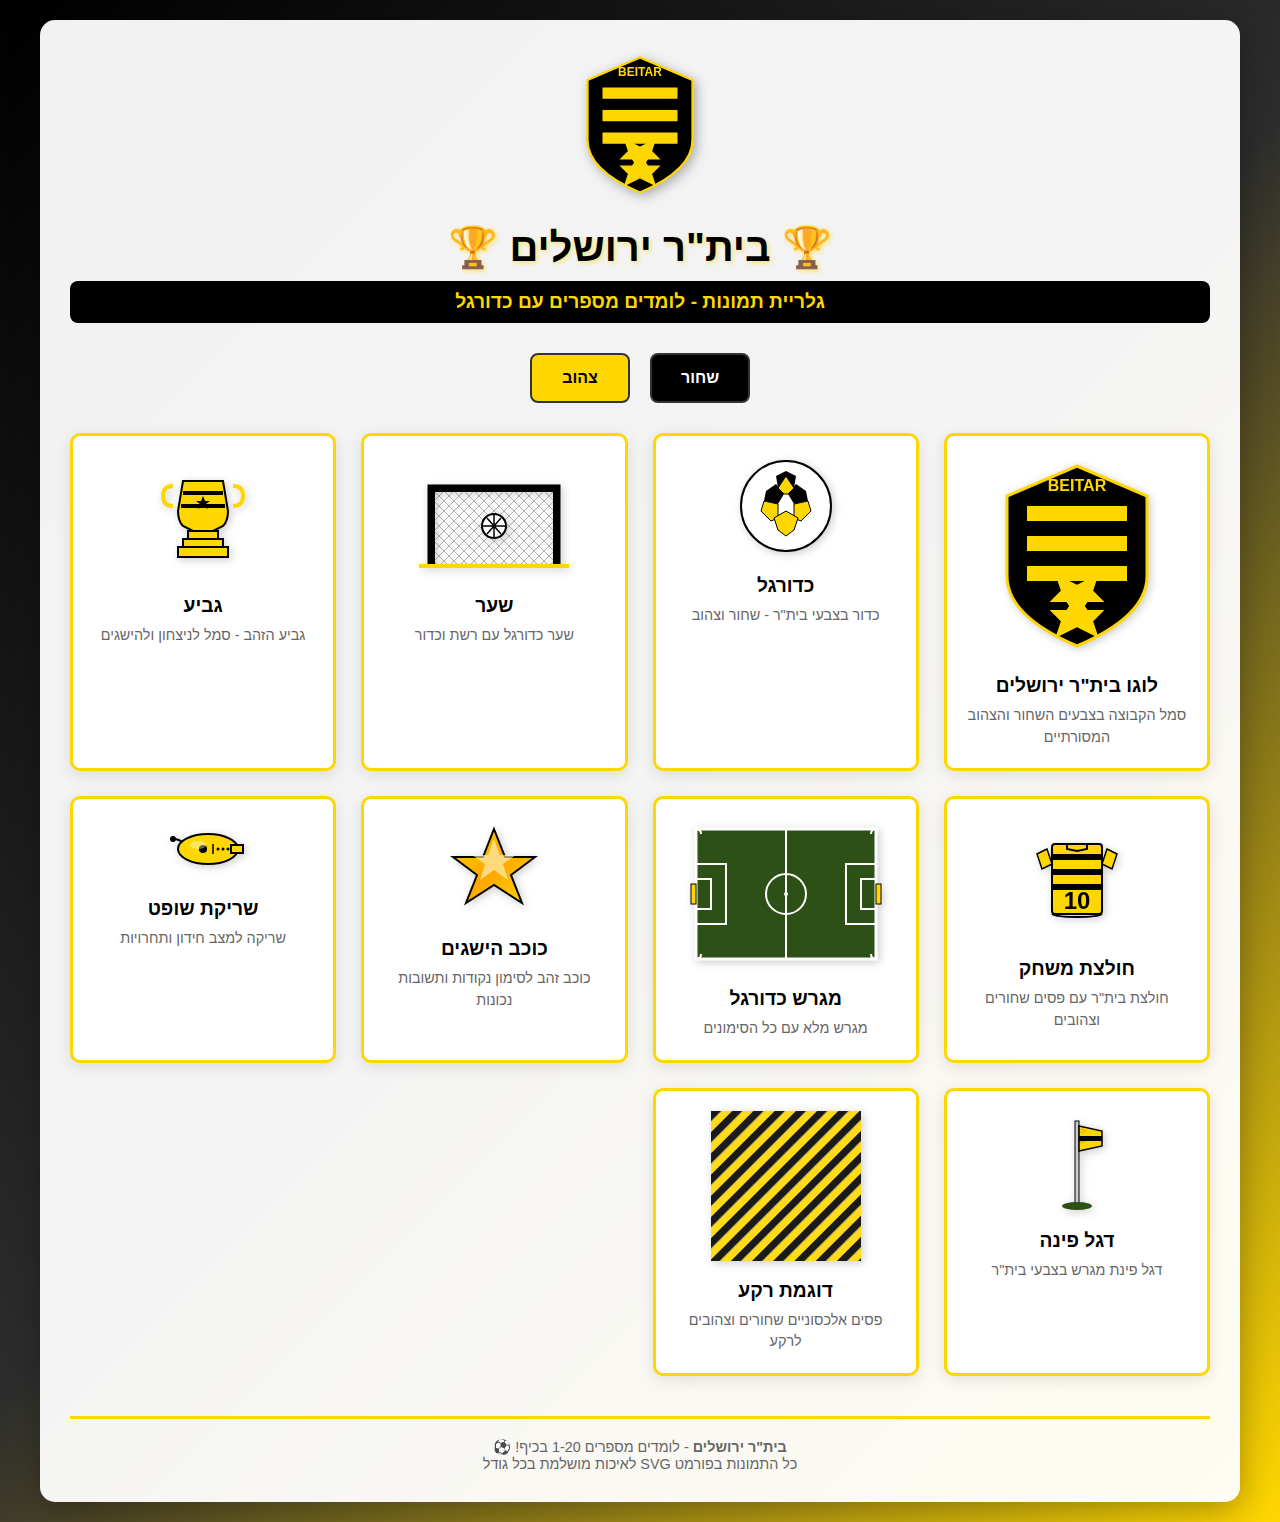
<file: images-demo.html>
<!DOCTYPE html>
<html lang="he" dir="rtl">
<head>
    <meta charset="UTF-8">
    <meta name="viewport" content="width=device-width, initial-scale=1.0">
    <title>בית"ר ירושלים - גלריית תמונות</title>
    <style>
        * {
            margin: 0;
            padding: 0;
            box-sizing: border-box;
        }
        
        body {
            font-family: 'Segoe UI', Tahoma, Geneva, Verdana, sans-serif;
            background: linear-gradient(135deg, #000000 0%, #2d2d2d 50%, #FFD700 100%);
            color: #333;
            padding: 20px;
            min-height: 100vh;
        }
        
        .container {
            max-width: 1200px;
            margin: 0 auto;
            background: rgba(255, 255, 255, 0.95);
            padding: 30px;
            border-radius: 15px;
            box-shadow: 0 8px 32px rgba(0, 0, 0, 0.3);
        }
        
        h1 {
            text-align: center;
            color: #000000;
            margin-bottom: 10px;
            font-size: 2.5em;
            text-shadow: 2px 2px 4px rgba(255, 215, 0, 0.5);
        }
        
        .subtitle {
            text-align: center;
            color: #FFD700;
            background: #000000;
            padding: 10px;
            border-radius: 8px;
            margin-bottom: 30px;
            font-size: 1.2em;
            font-weight: bold;
        }
        
        .gallery {
            display: grid;
            grid-template-columns: repeat(auto-fit, minmax(250px, 1fr));
            gap: 25px;
            margin-top: 30px;
        }
        
        .image-card {
            background: white;
            padding: 20px;
            border-radius: 10px;
            box-shadow: 0 4px 15px rgba(0, 0, 0, 0.1);
            text-align: center;
            transition: transform 0.3s ease, box-shadow 0.3s ease;
            border: 3px solid #FFD700;
        }
        
        .image-card:hover {
            transform: translateY(-5px);
            box-shadow: 0 8px 25px rgba(255, 215, 0, 0.4);
            border-color: #000000;
        }
        
        .image-card img {
            max-width: 100%;
            height: auto;
            margin-bottom: 15px;
            filter: drop-shadow(2px 2px 4px rgba(0, 0, 0, 0.2));
        }
        
        .image-card h3 {
            color: #000000;
            margin-bottom: 8px;
            font-size: 1.2em;
        }
        
        .image-card p {
            color: #666;
            font-size: 0.9em;
            line-height: 1.5;
        }
        
        .header-logo {
            text-align: center;
            margin-bottom: 20px;
        }
        
        .header-logo img {
            max-width: 150px;
            height: auto;
            filter: drop-shadow(3px 3px 6px rgba(0, 0, 0, 0.3));
        }
        
        footer {
            text-align: center;
            margin-top: 40px;
            padding-top: 20px;
            border-top: 3px solid #FFD700;
            color: #666;
            font-size: 0.9em;
        }
        
        .colors-demo {
            display: flex;
            justify-content: center;
            gap: 20px;
            margin: 20px 0;
        }
        
        .color-box {
            width: 100px;
            height: 50px;
            border-radius: 8px;
            border: 2px solid #333;
            display: flex;
            align-items: center;
            justify-content: center;
            font-weight: bold;
            color: white;
            text-shadow: 1px 1px 2px rgba(0, 0, 0, 0.5);
        }
        
        .color-black {
            background: #000000;
        }
        
        .color-yellow {
            background: #FFD700;
            color: #000000;
            text-shadow: none;
        }
    </style>
</head>
<body>
    <div class="container">
        <div class="header-logo">
            <img src="assets/images/beitar-logo.svg" alt="לוגו בית"ר ירושלים">
        </div>
        
        <h1>🏆 בית"ר ירושלים 🏆</h1>
        <div class="subtitle">גלריית תמונות - לומדים מספרים עם כדורגל</div>
        
        <div class="colors-demo">
            <div class="color-box color-black">שחור</div>
            <div class="color-box color-yellow">צהוב</div>
        </div>
        
        <div class="gallery">
            <div class="image-card">
                <img src="assets/images/beitar-logo.svg" alt="לוגו בית"ר">
                <h3>לוגו בית"ר ירושלים</h3>
                <p>סמל הקבוצה בצבעים השחור והצהוב המסורתיים</p>
            </div>
            
            <div class="image-card">
                <img src="assets/images/football.svg" alt="כדורגל">
                <h3>כדורגל</h3>
                <p>כדור בצבעי בית"ר - שחור וצהוב</p>
            </div>
            
            <div class="image-card">
                <img src="assets/images/goal.svg" alt="שער">
                <h3>שער</h3>
                <p>שער כדורגל עם רשת וכדור</p>
            </div>
            
            <div class="image-card">
                <img src="assets/images/trophy.svg" alt="גביע">
                <h3>גביע</h3>
                <p>גביע הזהב - סמל לניצחון ולהישגים</p>
            </div>
            
            <div class="image-card">
                <img src="assets/images/jersey.svg" alt="חולצה">
                <h3>חולצת משחק</h3>
                <p>חולצת בית"ר עם פסים שחורים וצהובים</p>
            </div>
            
            <div class="image-card">
                <img src="assets/images/field.svg" alt="מגרש">
                <h3>מגרש כדורגל</h3>
                <p>מגרש מלא עם כל הסימונים</p>
            </div>
            
            <div class="image-card">
                <img src="assets/images/star.svg" alt="כוכב">
                <h3>כוכב הישגים</h3>
                <p>כוכב זהב לסימון נקודות ותשובות נכונות</p>
            </div>
            
            <div class="image-card">
                <img src="assets/images/whistle.svg" alt="שריקה">
                <h3>שריקת שופט</h3>
                <p>שריקה למצב חידון ותחרויות</p>
            </div>
            
            <div class="image-card">
                <img src="assets/images/corner-flag.svg" alt="דגל פינה">
                <h3>דגל פינה</h3>
                <p>דגל פינת מגרש בצבעי בית"ר</p>
            </div>
            
            <div class="image-card">
                <img src="assets/images/background-pattern.svg" alt="דוגמת רקע" style="max-height: 150px;">
                <h3>דוגמת רקע</h3>
                <p>פסים אלכסוניים שחורים וצהובים לרקע</p>
            </div>
        </div>
        
        <footer>
            <p><strong>בית"ר ירושלים</strong> - לומדים מספרים 1-20 בכיף! ⚽</p>
            <p>כל התמונות בפורמט SVG לאיכות מושלמת בכל גודל</p>
        </footer>
    </div>
</body>
</html>
</file>
